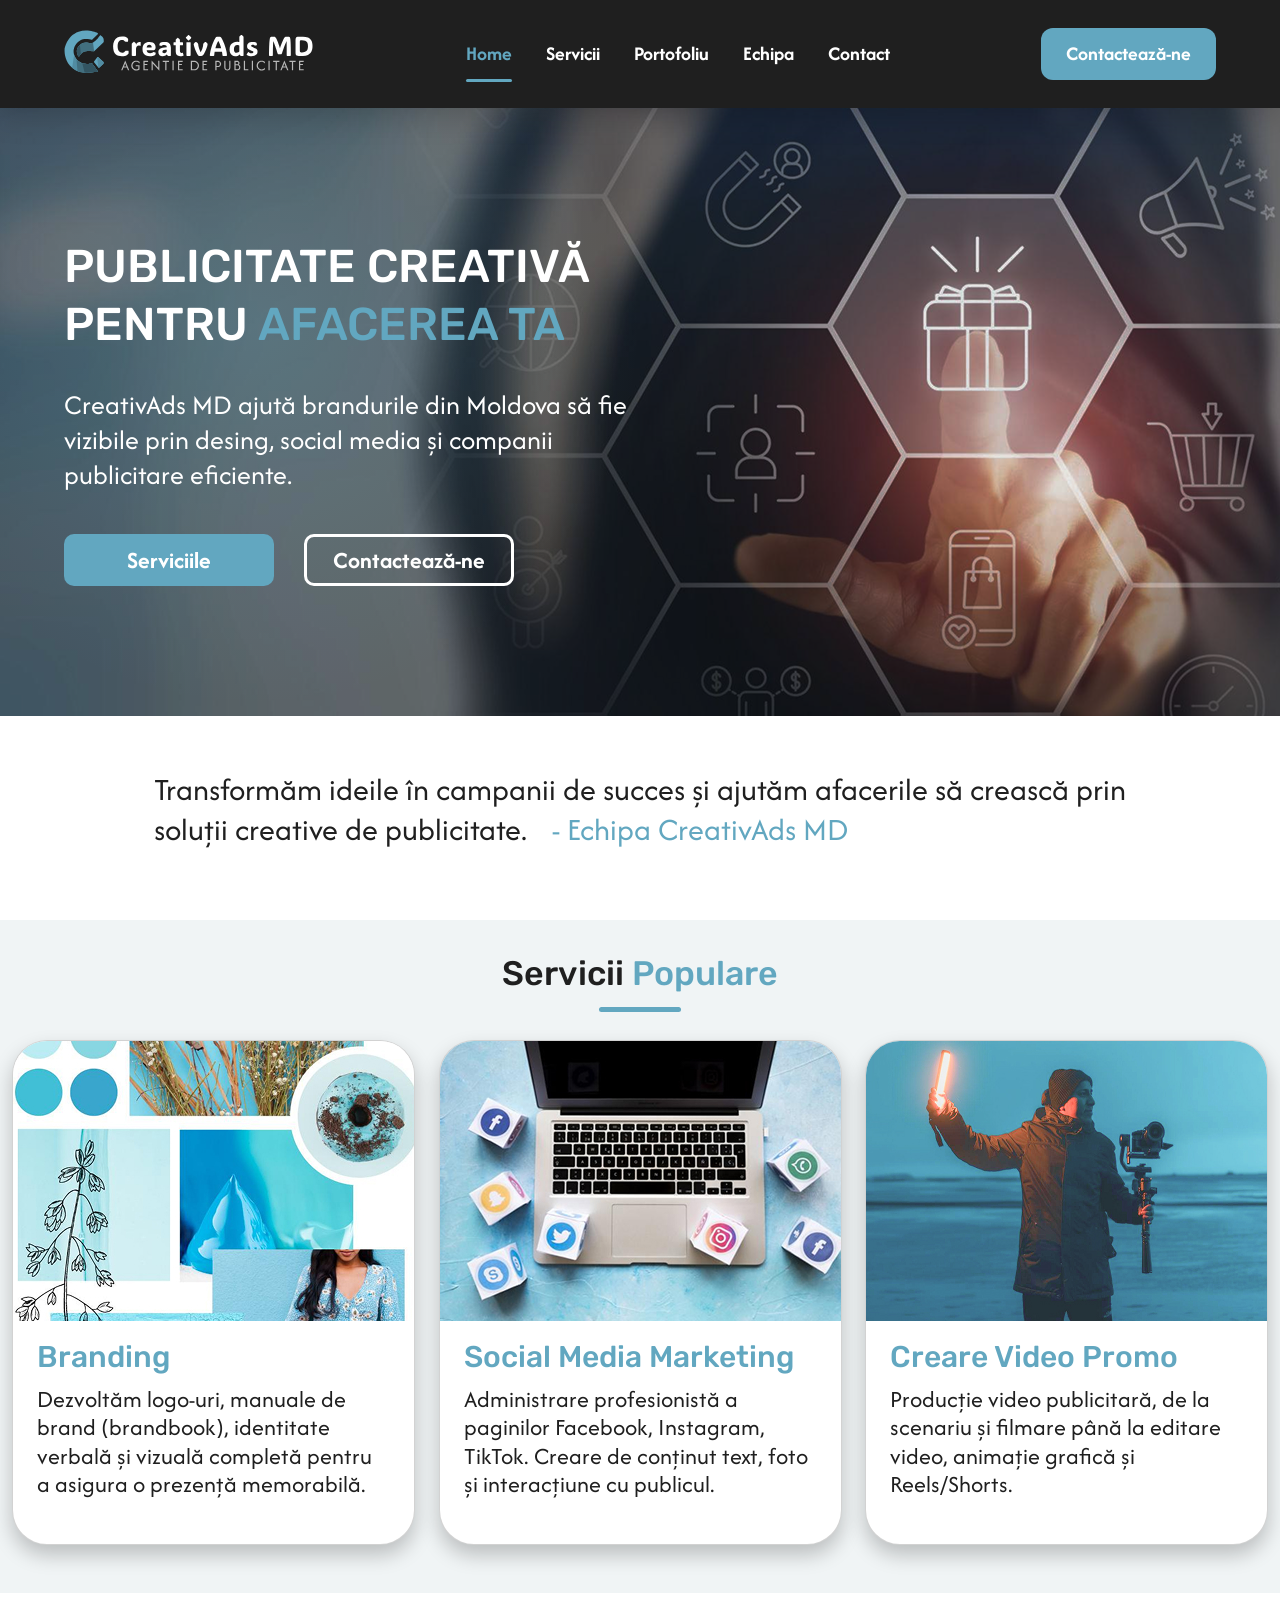
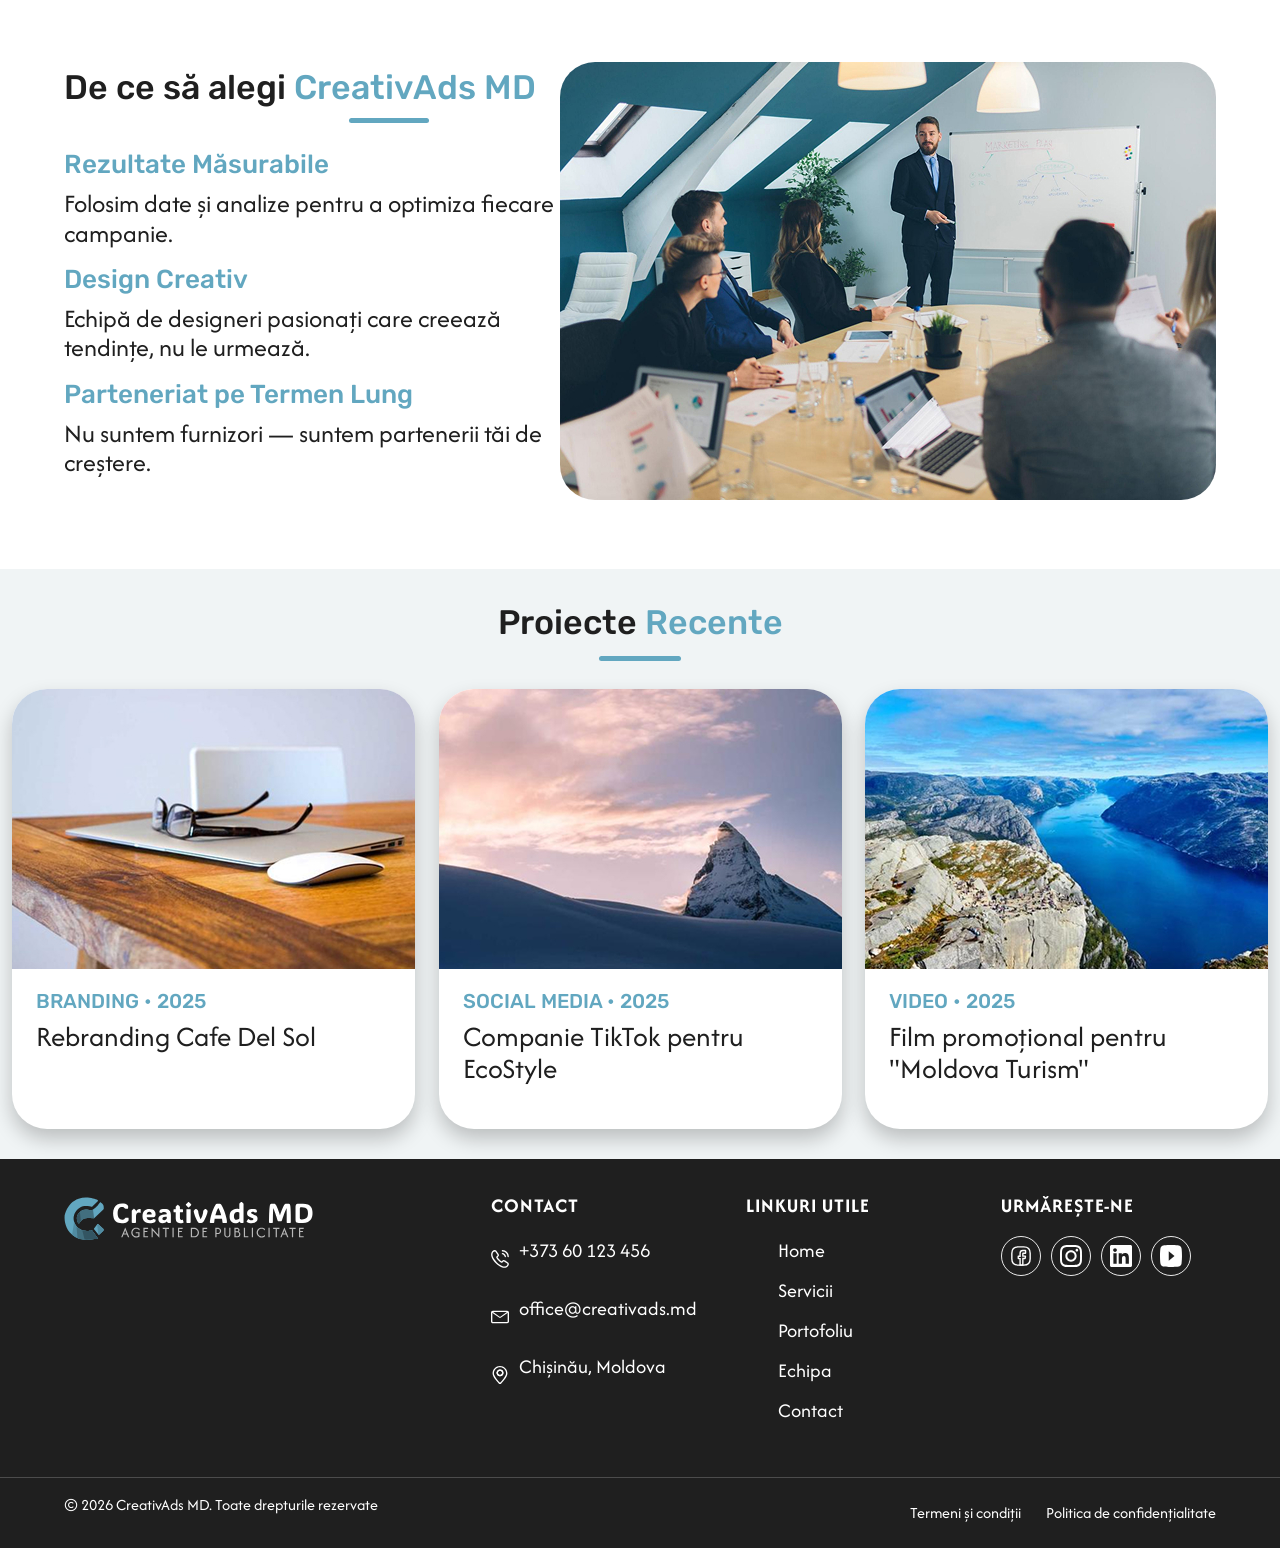
<file: index.html>
<!DOCTYPE html>
<html lang="ro">
<head>
    <meta charset="UTF-8">
    <meta name="viewport" content="width=device-width, initial-scale=1.0">
    <title>CreativAds MD</title>
    <link href="https://cdn.jsdelivr.net/npm/bootstrap@5.3.1/dist/css/bootstrap.min.css" rel="stylesheet">
    <link rel="stylesheet" href="css/style.css">
    <link rel="stylesheet" href="https://cdnjs.cloudflare.com/ajax/libs/font-awesome/6.7.2/css/all.min.css">
    <link href="https://fonts.googleapis.com/css2?family=Rubik:wght@400;500;700;800;900&family=Afacad+Flux:wght@400;500;600;700&display=swap" rel="stylesheet">
    <link rel="icon" type="image/svg+xml" href="assets/logo2.svg">
</head>
<body>
    <header class="header">
        <div class="container header-content">
            <a href="index.html" class="logo-link" aria-label="CreativAds MD Home">
                <img src="assets/logo.svg" alt="CreativAds MD" class="logo img-fluid">
            </a>

            <button class="burger-menu" type="button" aria-label="Deschide meniul" aria-controls="siteNav" aria-expanded="false">
                <span></span>
                <span></span>
                <span></span>
            </button>

            <nav class="nav" id="siteNav">
                <a href="index.html" class="active">Home</a>
                <a href="pages/servicii.html">Servicii</a>
                <a href="pages/portofoliu.html">Portofoliu</a>
                <a href="pages/echipa.html">Echipa</a>
                <a href="pages/contact.html">Contact</a>
            </nav>
            <a href="pages/contact.html" class="header-btn">Contactează-ne</a>
        </div>
        <div class="menu-backdrop" aria-hidden="true"></div>
    </header>
    <section class="hero">
        <div class="container hero-content">
            <h1>
                PUBLICITATE CREATIVĂ <br>
                PENTRU <span>AFACEREA TA</span>
            </h1>
            <p>
                CreativAds MD ajută brandurile din Moldova să fie vizibile prin desing,
                social media și companii publicitare eficiente.
            </p>

            <div class="hero-buttons">
                <a href="pages/servicii.html" class="btn primary">Serviciile</a>
                <a href="pages/contact.html" class="btn secondary">Contactează-ne</a>
            </div>
        </div>
    </section>
    <section class="quote">
        <div class="container quote-content">
            <p>
                Transformăm ideile în campanii de succes și ajutăm afacerile să crească
                prin soluții creative de publicitate.
                <span>- Echipa CreativAds MD</span>
            </p>
        </div>
    </section>

    <section class="services">
        <div class="container">
            <h2>Servicii <span>Populare</span></h2>
            <div class="title-line"></div>

            <div class="cards">
                <div class="card">
                    <img src="assets/branding.jpg" alt="Branding">
                    <div class="card-content">
                        <h3>Branding</h3>
                        <p>
                            Dezvoltăm logo-uri, manuale de brand (brandbook), identitate verbală
                            și vizuală completă pentru a asigura o prezență memorabilă.
                        </p>
                    </div>
                </div>

                <div class="card">
                    <img src="assets/social.jpg" alt="Social Media Marketing">
                    <div class="card-content">
                        <h3>Social Media Marketing</h3>
                        <p>
                            Administrare profesionistă a paginilor Facebook, Instagram, TikTok.
                            Creare de conținut text, foto și interacțiune cu publicul.
                        </p>
                    </div>
                </div>

                <div class="card">
                    <img src="assets/video.jpg" alt="Creare Video Promo">
                    <div class="card-content">
                        <h3>Creare Video Promo</h3>
                        <p>
                            Producție video publicitară, de la scenariu și filmare până la editare
                            video, animație grafică și Reels/Shorts.
                        </p>
                    </div>
                </div>
            </div>
        </div>
    </section>

    <section class="why">
        <div class="container why-content">
            <div class="why-text">
                <h2>De ce să alegi <span>CreativAds MD</span></h2>
                <div class="why-line"></div>

                <h3>Rezultate Măsurabile</h3>
                <p>Folosim date și analize pentru a optimiza fiecare campanie.</p>

                <h3>Design Creativ</h3>
                <p>Echipă de designeri pasionați care creează tendințe, nu le urmează.</p>

                <h3>Parteneriat pe Termen Lung</h3>
                <p>Nu suntem furnizori — suntem partenerii tăi de creștere.</p>
            </div>

            <img src="assets/team.jpg" alt="Echipa CreativAds MD" class="why-img">
        </div>
    </section>

    <section class="projects">
        <div class="container">
            <h2>Proiecte <span>Recente</span></h2>
            <div class="title-line"></div>

            <div class="cards">
                <div class="project-card">
                    <img src="assets/project1.jpg" alt="Rebranding Cafe Del Sol">
                    <div class="project-content">
                        <h4>BRANDING • 2025</h4>
                        <p>Rebranding Cafe Del Sol</p>
                    </div>
                </div>

                <div class="project-card">
                    <img src="assets/project2.jpg" alt="Companie TikTok pentru EcoStyle">
                    <div class="project-content">
                        <h4>SOCIAL MEDIA • 2025</h4>
                        <p>Companie TikTok pentru EcoStyle</p>
                    </div>
                </div>

                <div class="project-card">
                    <img src="assets/project3.jpg" alt="Film promoțional Moldova Turism">
                    <div class="project-content">
                        <h4>VIDEO • 2025</h4>
                        <p>Film promoțional pentru "Moldova Turism"</p>
                    </div>
                </div>
            </div>
        </div>
    </section>
    <footer>
    <div class="footer-top">
        <div class="footer-col footer-logo">
            <img src="assets/logo.svg" alt="CreativAds MD">
        </div>

        <div class="footer-col">
            <h3>CONTACT</h3>

            <div class="footer-item">
                <img src="assets/phone.svg" alt="">
                <p>+373 60 123 456</p>
            </div>

            <div class="footer-item">
                <img src="assets/mail.svg" alt="">
                <p>office@creativads.md</p>
            </div>

            <div class="footer-item">
                <img src="assets/location.svg" alt="">
                <p>Chișinău, Moldova</p>
            </div>
        </div>

        <div class="footer-col">
            <h3>LINKURI UTILE</h3>

            <ul>
                <li><a href="index.html">Home</a></li>
                <li><a href="pages/servicii.html">Servicii</a></li>
                <li><a href="pages/portofoliu.html">Portofoliu</a></li>
                <li><a href="pages/echipa.html">Echipa</a></li>
                <li><a href="pages/contact.html">Contact</a></li>
            </ul>
        </div>

        <div class="footer-col">
            <h3>URMĂREȘTE-NE</h3>
            <div class="socials">
                <a href="#">
                    <img src="assets/facebook.svg" alt="">
                </a>

                <a href="#">
                    <img src="assets/instagram.svg" alt="">
                </a>

                <a href="#">
                    <img src="assets/linkedin.svg" alt="">
                </a>

                <a href="#">
                    <img src="assets/youtube.svg" alt="">
                </a>
            </div>
        </div>
    </div>

    <div class="footer-bottom">
        <p>© 2026 CreativAds MD. Toate drepturile rezervate</p>

        <div class="footer-links">
            <a href="#">Termeni și condiții</a>
            <a href="#">Politica de confidențialitate</a>
        </div>
    </div>
    </footer>
    <script src="https://cdn.jsdelivr.net/npm/bootstrap@5.3.1/dist/js/bootstrap.bundle.min.js"></script>
    <script src="js/main.js"></script>
</body>
</html>
</file>
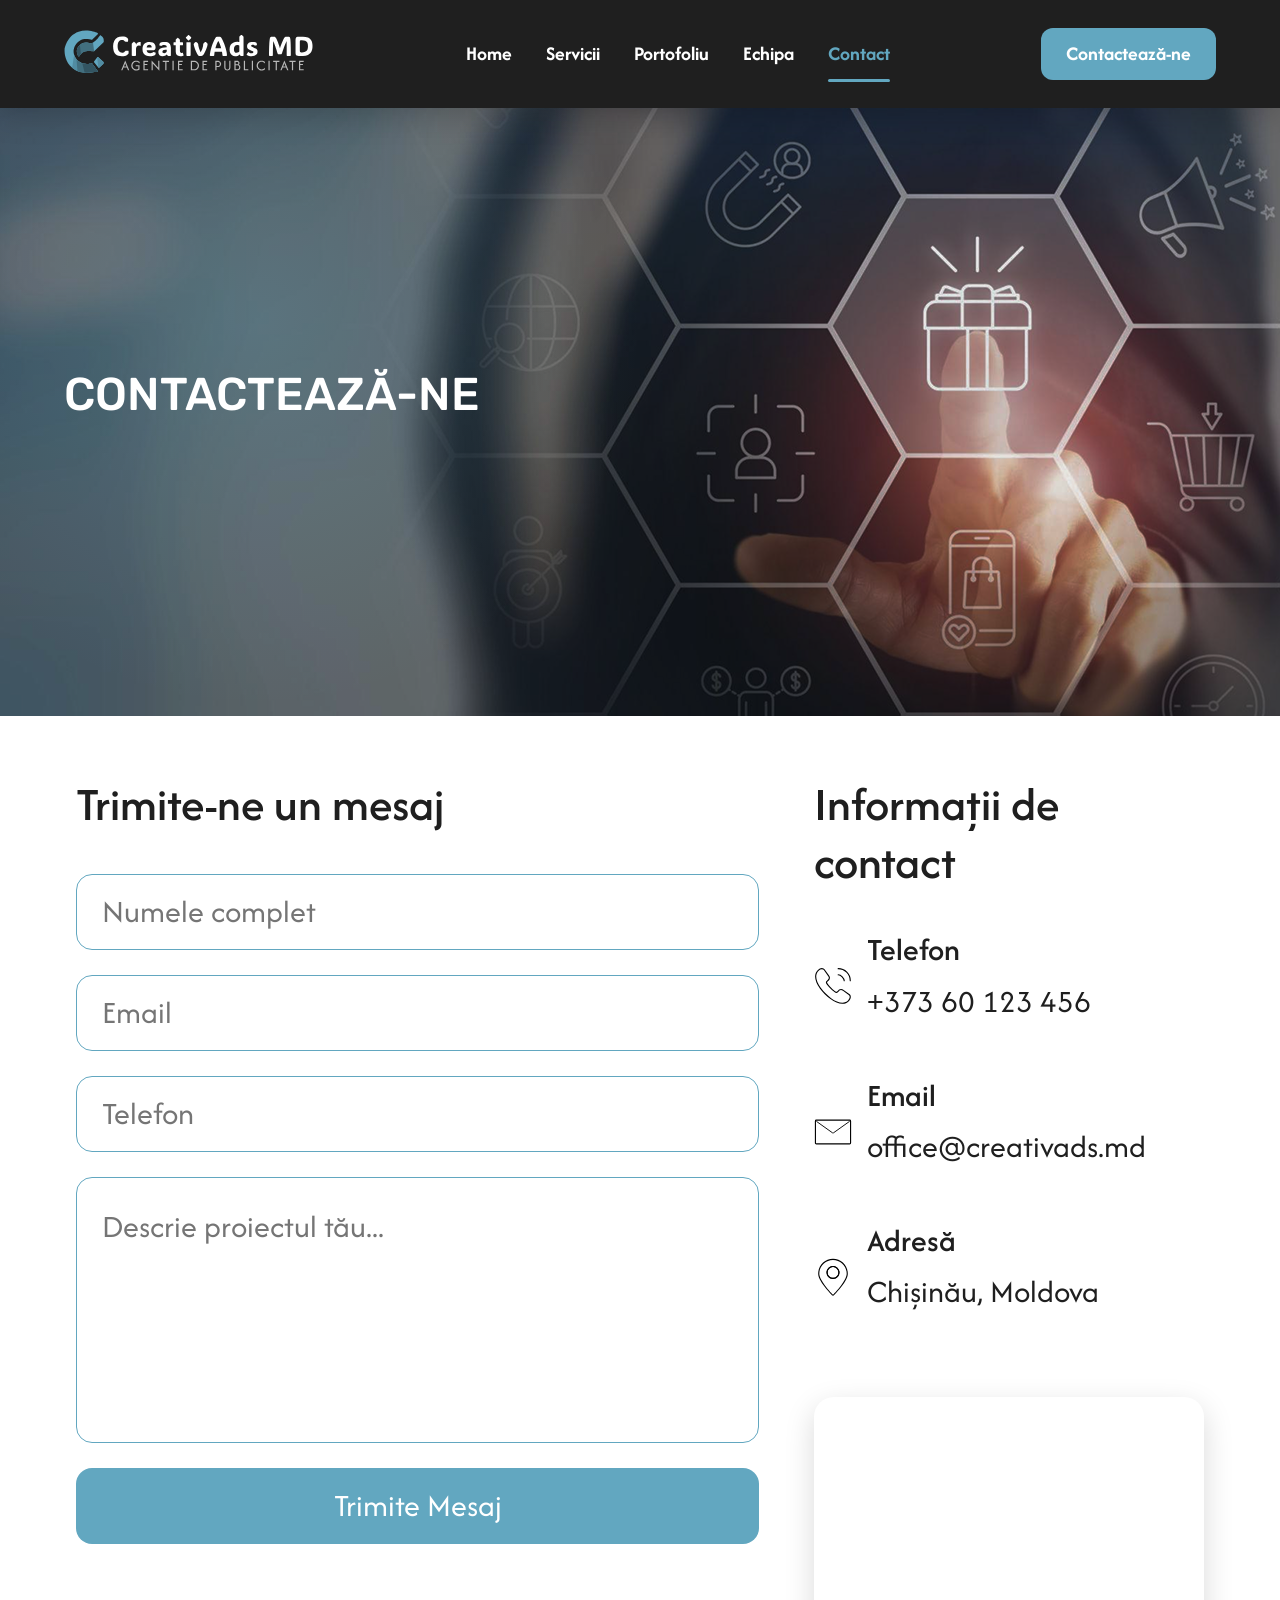
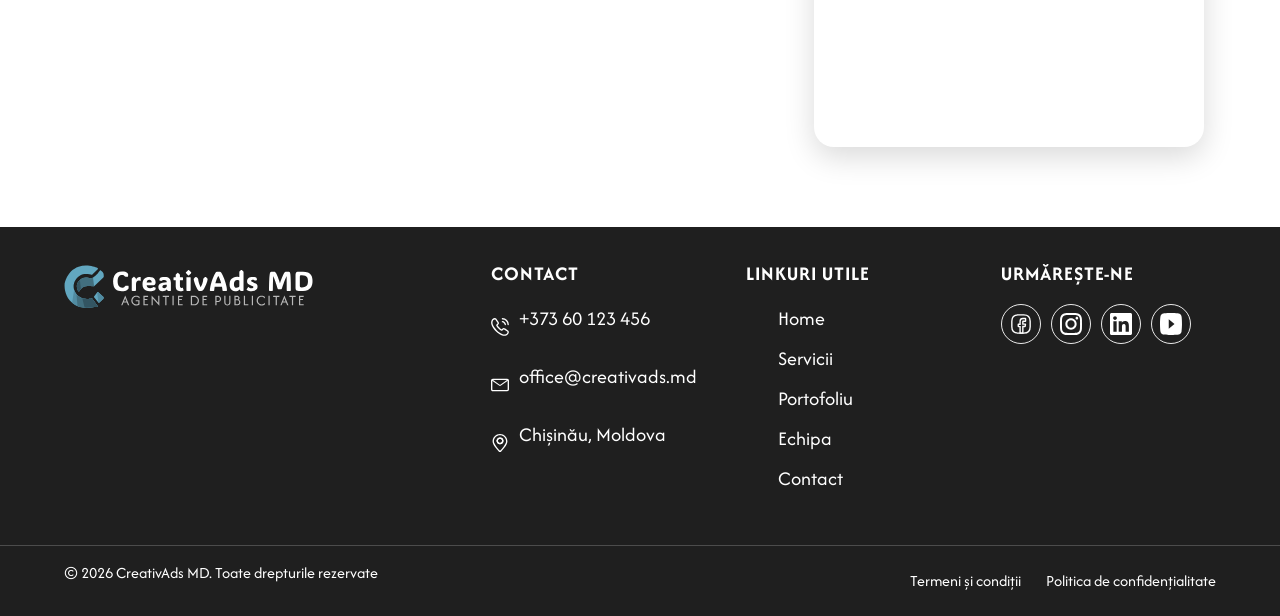
<file: pages/contact.html>
<!DOCTYPE html>
<html lang="ro">
<head>
    <meta charset="UTF-8">
    <meta name="viewport" content="width=device-width, initial-scale=1.0">
    <title>CreativAds MD</title>
    <link href="https://cdn.jsdelivr.net/npm/bootstrap@5.3.1/dist/css/bootstrap.min.css" rel="stylesheet">
    <link rel="stylesheet" href="../css/style.css">
    <link rel="stylesheet" href="https://cdnjs.cloudflare.com/ajax/libs/font-awesome/6.7.2/css/all.min.css">
    <link href="https://fonts.googleapis.com/css2?family=Rubik:wght@400;500;700;800;900&family=Afacad+Flux:wght@400;500;600;700&display=swap" rel="stylesheet">
    <link rel="icon" type="image/svg+xml" href="../assets/logo2.svg">
</head>
<body>
    <header class="header">
        <div class="container header-content">
            <a href="../index.html" class="logo-link" aria-label="CreativAds MD Home">
                <img src="../assets/logo.svg" alt="CreativAds MD" class="logo img-fluid">
            </a>

            <button class="burger-menu" type="button" aria-label="Deschide meniul" aria-controls="siteNav" aria-expanded="false">
                <span></span>
                <span></span>
                <span></span>
            </button>

            <nav class="nav" id="siteNav">
                <a href="../index.html">Home</a>
                <a href="servicii.html">Servicii</a>
                <a href="portofoliu.html">Portofoliu</a>
                <a href="echipa.html">Echipa</a>
                <a href="contact.html" class="active">Contact</a>
            </nav>
            <a href="contact.html" class="header-btn">Contactează-ne</a>
        </div>
        <div class="menu-backdrop" aria-hidden="true"></div>
    </header>
    <section class="hero">
        <div class="container hero-content">
            <h1>CONTACTEAZĂ-NE</h1>
        </div>
    </section>
    <section class="contact-section">
    <div class="container contact-content">

        <div class="contact-form">
            <h2>Trimite-ne un mesaj</h2>

            <form action="https://api.sheetmonkey.io/form/4QfFZVUvHjSB1JdEaAif5D" method="post">
                <input type="text" name="Nume" placeholder="Numele complet" required>
                <input type="email" name="Email" placeholder="Email" required>
                <input type="tel" name="Telefon" placeholder="Telefon">
                <textarea name="Mesaj" placeholder="Descrie proiectul tău..." required></textarea>
                <button type="submit">Trimite Mesaj</button>
            </form>
            <div class="form-success-message" role="status" aria-live="polite">Formularul a fost completat cu succes!</div>
        </div>

        <div class="contact-info">
            <h2>Informații de contact</h2>

            <div class="info-item">
                <img src="../assets/phone2.svg" alt="">
                <div>
                    <h3>Telefon</h3>
                    <p>+373 60 123 456</p>
                </div>
            </div>

            <div class="info-item">
                <img src="../assets/mail2.svg" alt="">
                <div>
                    <h3>Email</h3>
                    <p>office@creativads.md</p>
                </div>
            </div>
            <div class="info-item">
                <img src="../assets/location2.svg" alt="">
                <div>
                    <h3>Adresă</h3>
                    <p>Chișinău, Moldova</p>
                </div>
            </div>
            <div class="contact-map">
                <iframe
                    src="https://www.google.com/maps?q=Chișinău,Moldova&output=embed"
                    width="100%"
                    height="350"
                    style="border:0; border-radius:20px;"
                    allowfullscreen=""
                    loading="lazy">
                </iframe>
            </div>
        </div>
    </div>
</section>
    <footer>
    <div class="footer-top">
        <div class="footer-col footer-logo">
            <img src="../assets/logo.svg" alt="CreativAds MD">
        </div>

        <div class="footer-col">
            <h3>CONTACT</h3>

            <div class="footer-item">
                <img src="../assets/phone.svg" alt="">
                <p>+373 60 123 456</p>
            </div>

            <div class="footer-item">
                <img src="../assets/mail.svg" alt="">
                <p>office@creativads.md</p>
            </div>

            <div class="footer-item">
                <img src="../assets/location.svg" alt="">
                <p>Chișinău, Moldova</p>
            </div>
        </div>

        <div class="footer-col">
            <h3>LINKURI UTILE</h3>

            <ul>
                <li><a href="../index.html">Home</a></li>
                <li><a href="servicii.html">Servicii</a></li>
                <li><a href="portofoliu.html">Portofoliu</a></li>
                <li><a href="echipa.html">Echipa</a></li>
                <li><a href="contact.html">Contact</a></li>
            </ul>
        </div>

        <div class="footer-col">
            <h3>URMĂREȘTE-NE</h3>

            <div class="socials">
                <a href="#">
                    <img src="../assets/facebook.svg" alt="">
                </a>

                <a href="#">
                    <img src="../assets/instagram.svg" alt="">
                </a>

                <a href="#">
                    <img src="../assets/linkedin.svg" alt="">
                </a>

                <a href="#">
                    <img src="../assets/youtube.svg" alt="">
                </a>
            </div>
        </div>
    </div>

    <div class="footer-bottom">
        <p>© 2026 CreativAds MD. Toate drepturile rezervate</p>

        <div class="footer-links">
            <a href="#">Termeni și condiții</a>
            <a href="#">Politica de confidențialitate</a>
        </div>
    </div>
    </footer>
    <script src="https://cdn.jsdelivr.net/npm/bootstrap@5.3.1/dist/js/bootstrap.bundle.min.js"></script>
    <script src="../js/main.js"></script>
</body>
</html>
</file>
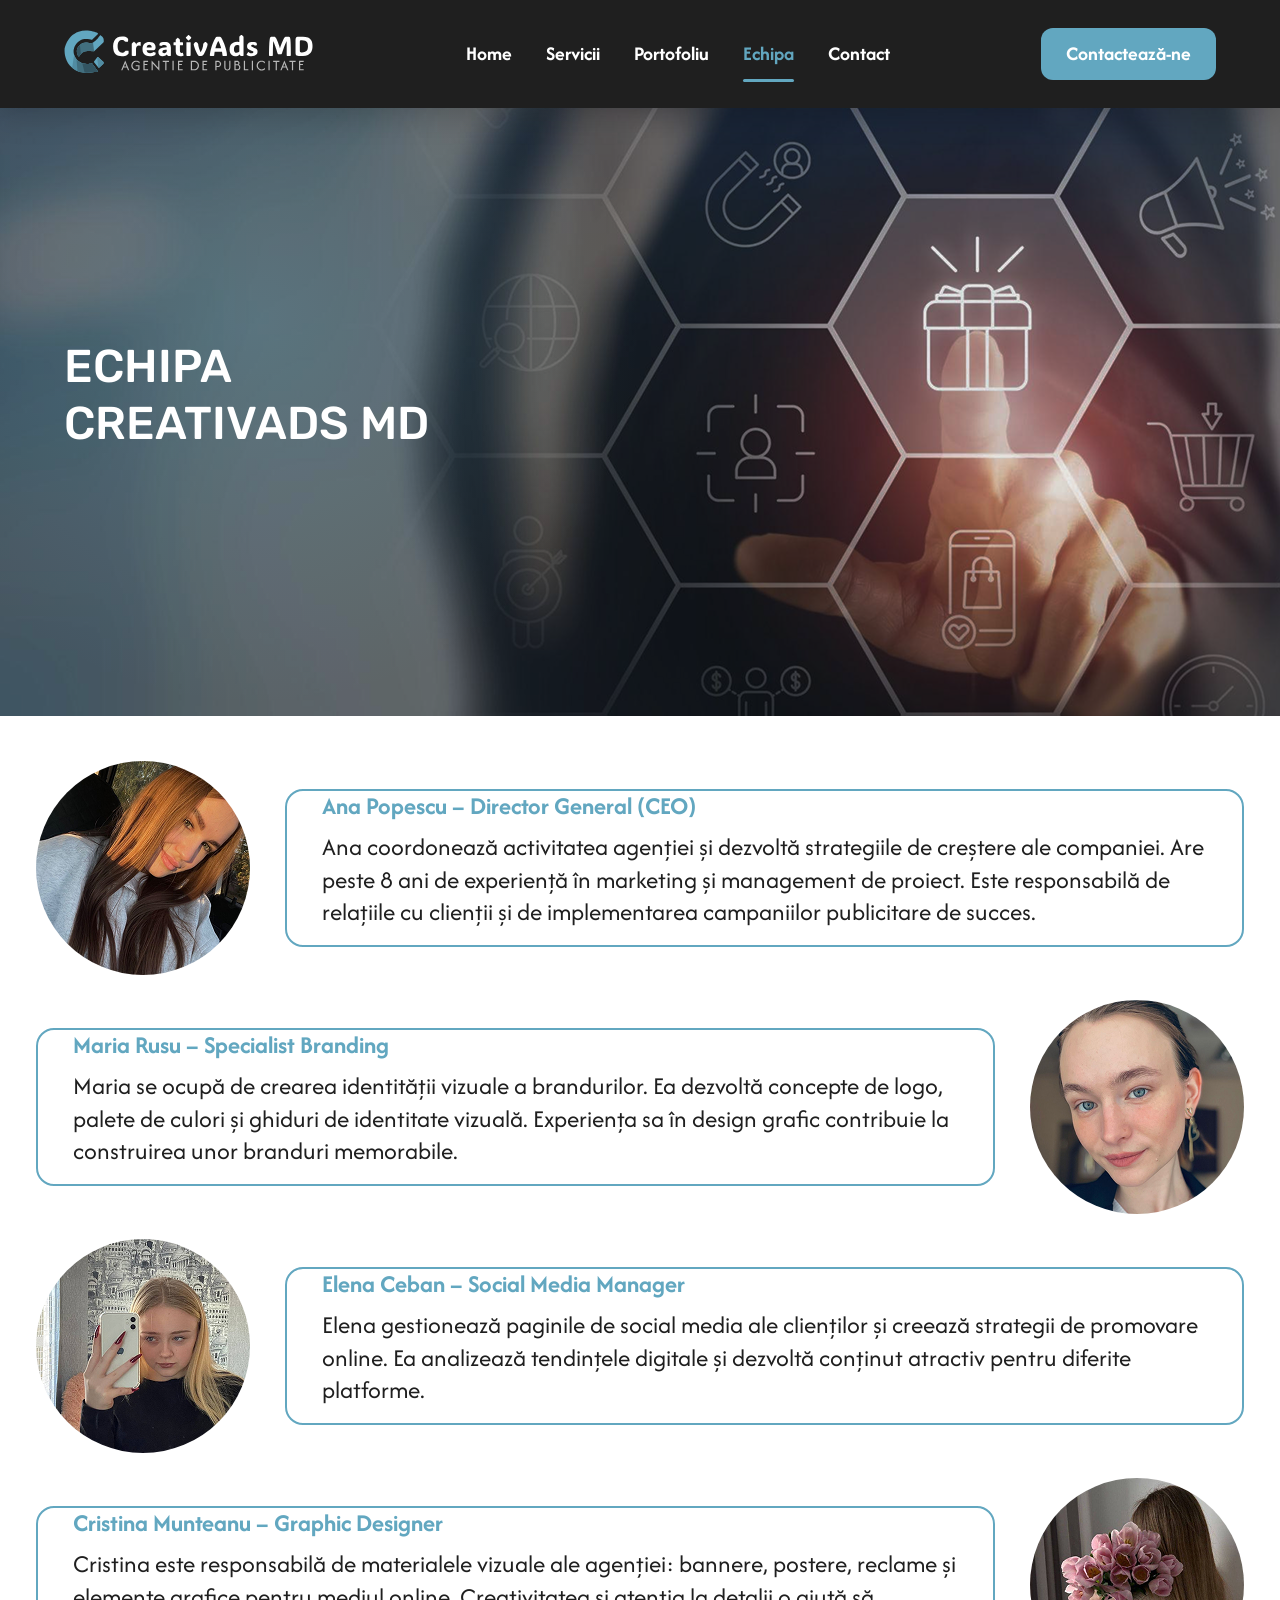
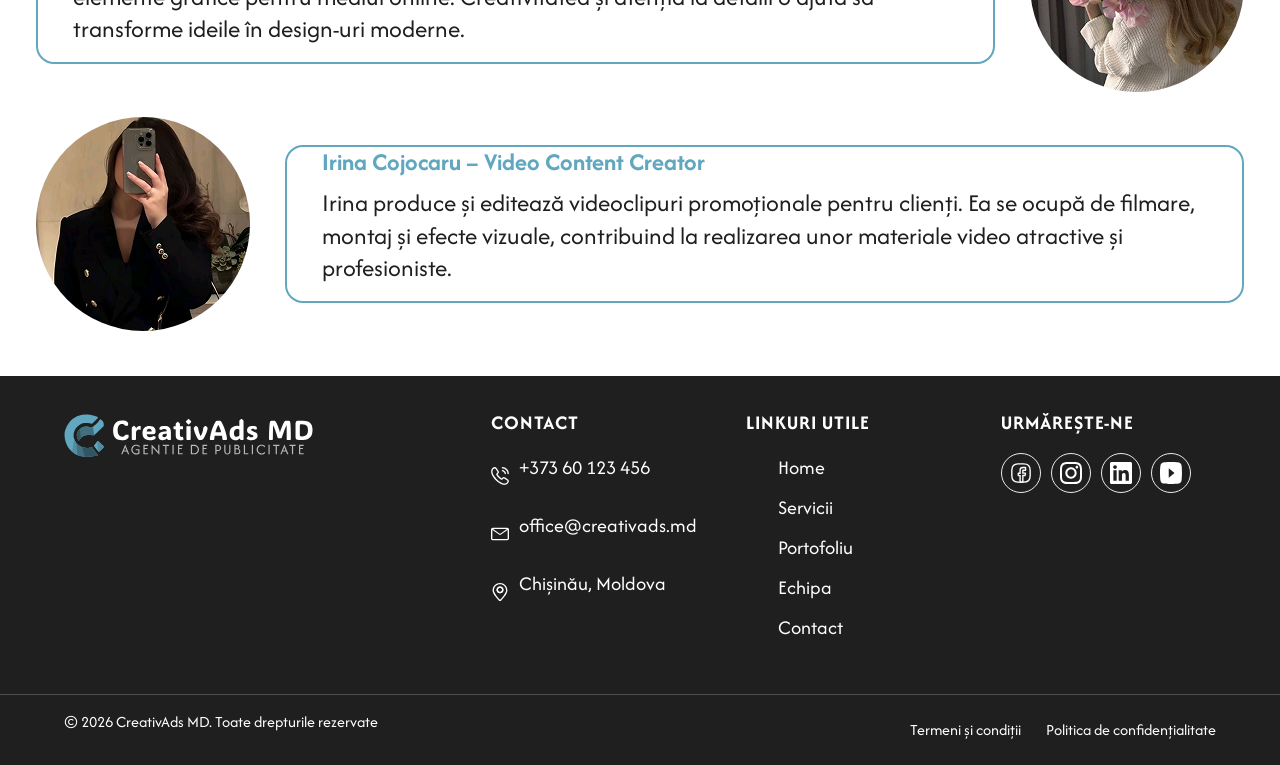
<file: pages/echipa.html>
<!DOCTYPE html>
<html lang="ro">
<head>
    <meta charset="UTF-8">
    <meta name="viewport" content="width=device-width, initial-scale=1.0">
    <title>CreativAds MD</title>
    <link href="https://cdn.jsdelivr.net/npm/bootstrap@5.3.1/dist/css/bootstrap.min.css" rel="stylesheet">
    <link rel="stylesheet" href="../css/style.css">
    <link rel="stylesheet" href="https://cdnjs.cloudflare.com/ajax/libs/font-awesome/6.7.2/css/all.min.css">
    <link href="https://fonts.googleapis.com/css2?family=Rubik:wght@400;500;700;800;900&family=Afacad+Flux:wght@400;500;600;700&display=swap" rel="stylesheet">
    <link rel="icon" type="image/svg+xml" href="../assets/logo2.svg">
</head>
<body>
    <header class="header">
        <div class="container header-content">
            <a href="../index.html" class="logo-link" aria-label="CreativAds MD Home">
                <img src="../assets/logo.svg" alt="CreativAds MD" class="logo img-fluid">
            </a>

            <button class="burger-menu" type="button" aria-label="Deschide meniul" aria-controls="siteNav" aria-expanded="false">
                <span></span>
                <span></span>
                <span></span>
            </button>

            <nav class="nav" id="siteNav">
                <a href="../index.html">Home</a>
                <a href="servicii.html">Servicii</a>
                <a href="portofoliu.html">Portofoliu</a>
                <a href="echipa.html" class="active">Echipa</a>
                <a href="contact.html">Contact</a>
            </nav>
            <a href="contact.html" class="header-btn">Contactează-ne</a>
        </div>
        <div class="menu-backdrop" aria-hidden="true"></div>
    </header>
    <section class="hero">
        <div class="container hero-content">
            <h1>ECHIPA  <br>
                CREATIVADS MD</h1>
        </div>
    </section>
    <section class="team">
    <div class="container">

        <div class="team-member left">
            <img src="../assets/team-ana.jpg" alt="Ana Popescu">

            <div class="team-card">
                <h3>Ana Popescu – Director General (CEO)</h3>
                <p>
                    Ana coordonează activitatea agenției și dezvoltă strategiile de creștere ale companiei. Are 
                    peste 8 ani de experiență în marketing și management de proiect. Este responsabilă de 
                    relațiile cu clienții și de implementarea campaniilor publicitare de succes.
                </p>
            </div>
        </div>

        <div class="team-member right">
            <div class="team-card">
                <h3>Maria Rusu – Specialist Branding</h3>
                <p>
                    Maria se ocupă de crearea identității vizuale a brandurilor. Ea dezvoltă concepte de logo, 
                    palete de culori și ghiduri de identitate vizuală. Experiența sa în design grafic contribuie la 
                    construirea unor branduri memorabile.
                </p>
            </div>
            <img src="../assets/team-maria.jpg" alt="Maria Rusu">
        </div>

        <div class="team-member left">
            <img src="../assets/team-elena.jpg" alt="Elena Ceban">
            <div class="team-card">
                <h3>Elena Ceban – Social Media Manager</h3>
                <p>
                    Elena gestionează paginile de social media ale clienților și creează strategii de promovare 
                    online. Ea analizează tendințele digitale și dezvoltă conținut atractiv pentru diferite 
                    platforme.
                </p>
            </div>
        </div>

        <div class="team-member right">
            <div class="team-card">
                <h3>Cristina Munteanu – Graphic Designer</h3>
                <p>
                    Cristina este responsabilă de materialele vizuale ale agenției: bannere, postere, reclame și 
                    elemente grafice pentru mediul online. Creativitatea și atenția la detalii o ajută să transforme 
                    ideile în design-uri moderne.
                </p>
            </div>

            <img src="../assets/team-cristina.jpg" alt="Cristina Munteanu">
        </div>

        <div class="team-member left">
            <img src="../assets/team-irina.jpg" alt="Irina Cojocaru">

            <div class="team-card">
                <h3>Irina Cojocaru – Video Content Creator</h3>
                <p>
                    Irina produce și editează videoclipuri promoționale pentru clienți. Ea se ocupă de filmare, 
                    montaj și efecte vizuale, contribuind la realizarea unor materiale video atractive și profesioniste.
                </p>
            </div>
        </div>

    </div>
</section>
    <footer>
    <div class="footer-top">
        <div class="footer-col footer-logo">
            <img src="../assets/logo.svg" alt="CreativAds MD">
        </div>

        <div class="footer-col">
            <h3>CONTACT</h3>

            <div class="footer-item">
                <img src="../assets/phone.svg" alt="">
                <p>+373 60 123 456</p>
            </div>

            <div class="footer-item">
                <img src="../assets/mail.svg" alt="">
                <p>office@creativads.md</p>
            </div>

            <div class="footer-item">
                <img src="../assets/location.svg" alt="">
                <p>Chișinău, Moldova</p>
            </div>
        </div>

        <div class="footer-col">
            <h3>LINKURI UTILE</h3>

            <ul>
                <li><a href="../index.html">Home</a></li>
                <li><a href="servicii.html">Servicii</a></li>
                <li><a href="portofoliu.html">Portofoliu</a></li>
                <li><a href="echipa.html">Echipa</a></li>
                <li><a href="contact.html">Contact</a></li>
            </ul>
        </div>

        <div class="footer-col">
            <h3>URMĂREȘTE-NE</h3>

            <div class="socials">
                <a href="#">
                    <img src="../assets/facebook.svg" alt="">
                </a>

                <a href="#">
                    <img src="../assets/instagram.svg" alt="">
                </a>

                <a href="#">
                    <img src="../assets/linkedin.svg" alt="">
                </a>

                <a href="#">
                    <img src="../assets/youtube.svg" alt="">
                </a>
            </div>
        </div>
    </div>

    <div class="footer-bottom">
        <p>© 2026 CreativAds MD. Toate drepturile rezervate</p>

        <div class="footer-links">
            <a href="#">Termeni și condiții</a>
            <a href="#">Politica de confidențialitate</a>
        </div>
    </div>
    </footer>
    <script src="https://cdn.jsdelivr.net/npm/bootstrap@5.3.1/dist/js/bootstrap.bundle.min.js"></script>
    <script src="../js/main.js"></script>
</body>
</html>
</file>
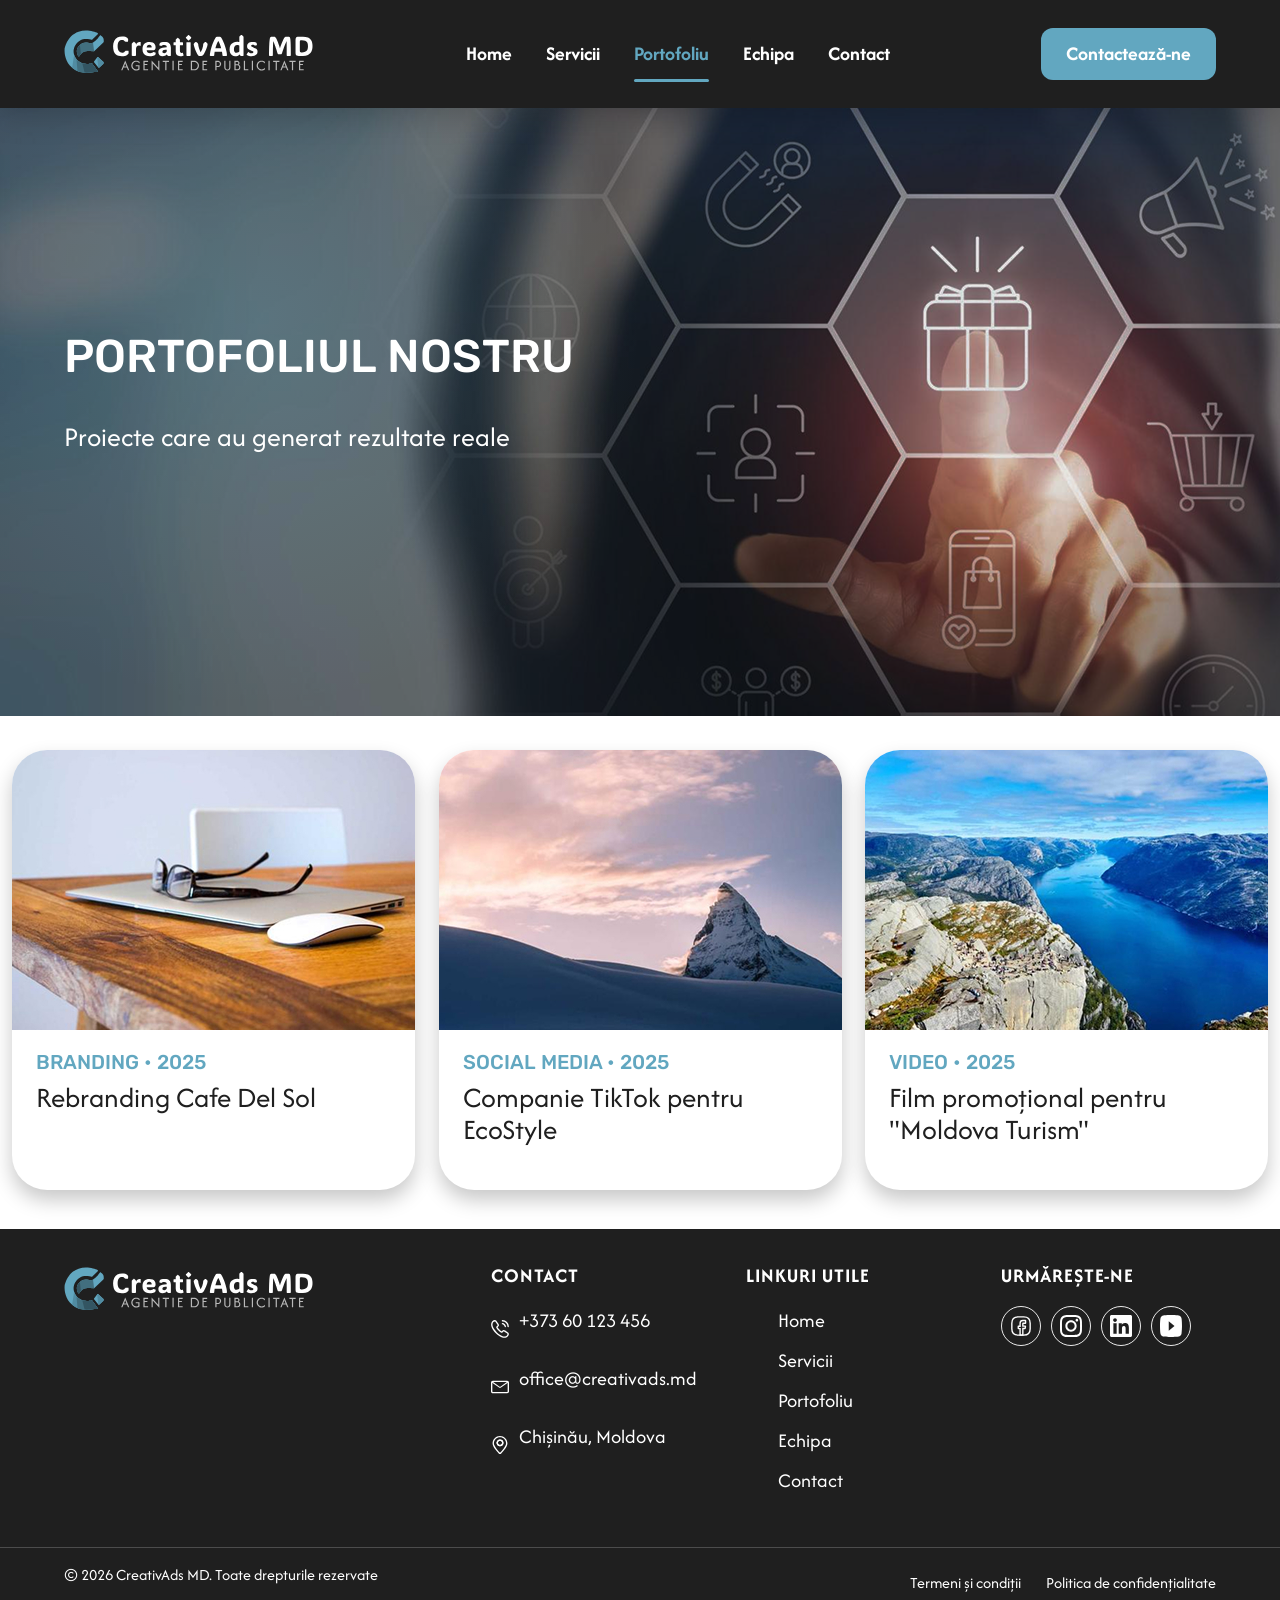
<file: pages/portofoliu.html>
<!DOCTYPE html>
<html lang="ro">
<head>
    <meta charset="UTF-8">
    <meta name="viewport" content="width=device-width, initial-scale=1.0">
    <title>CreativAds MD</title>
    <link href="https://cdn.jsdelivr.net/npm/bootstrap@5.3.1/dist/css/bootstrap.min.css" rel="stylesheet">
    <link rel="stylesheet" href="../css/style.css">
    <link rel="stylesheet" href="https://cdnjs.cloudflare.com/ajax/libs/font-awesome/6.7.2/css/all.min.css">
    <link href="https://fonts.googleapis.com/css2?family=Rubik:wght@400;500;700;800;900&family=Afacad+Flux:wght@400;500;600;700&display=swap" rel="stylesheet">
    <link rel="icon" type="image/svg+xml" href="../assets/logo2.svg">
</head>
<body>
    <header class="header">
        <div class="container header-content">
            <a href="../index.html" class="logo-link" aria-label="CreativAds MD Home">
                <img src="../assets/logo.svg" alt="CreativAds MD" class="logo img-fluid">
            </a>

            <button class="burger-menu" type="button" aria-label="Deschide meniul" aria-controls="siteNav" aria-expanded="false">
                <span></span>
                <span></span>
                <span></span>
            </button>

            <nav class="nav" id="siteNav">
                <a href="../index.html">Home</a>
                <a href="servicii.html">Servicii</a>
                <a href="portofoliu.html" class="active">Portofoliu</a>
                <a href="echipa.html">Echipa</a>
                <a href="contact.html">Contact</a>
            </nav>
            <a href="contact.html" class="header-btn">Contactează-ne</a>
        </div>
        <div class="menu-backdrop" aria-hidden="true"></div>
    </header>
    <section class="hero">
        <div class="container hero-content">
            <h1>PORTOFOLIUL NOSTRU</h1>
            <p>
                Proiecte care au generat rezultate reale
            </p>
        </div>
    </section>
    <section class="projects projects--portfolio">
        <div class="container">
            <div class="cards">
                <div class="project-card">
                    <img src="../assets/project1.jpg" alt="Rebranding Cafe Del Sol">
                    <div class="project-content">
                        <h4>BRANDING • 2025</h4>
                        <p>Rebranding Cafe Del Sol</p>
                    </div>
                </div>

                <div class="project-card">
                    <img src="../assets/project2.jpg" alt="Companie TikTok pentru EcoStyle">
                    <div class="project-content">
                        <h4>SOCIAL MEDIA • 2025</h4>
                        <p>Companie TikTok pentru EcoStyle</p>
                    </div>
                </div>

                <div class="project-card">
                    <img src="../assets/project3.jpg" alt="Film promoțional Moldova Turism">
                    <div class="project-content">
                        <h4>VIDEO • 2025</h4>
                        <p>Film promoțional pentru "Moldova Turism"</p>
                    </div>
                </div>
            </div>
        </div>
    </section>
    <footer>
    <div class="footer-top">
        <div class="footer-col footer-logo">
            <img src="../assets/logo.svg" alt="CreativAds MD">
        </div>

        <div class="footer-col">
            <h3>CONTACT</h3>

            <div class="footer-item">
                <img src="../assets/phone.svg" alt="">
                <p>+373 60 123 456</p>
            </div>

            <div class="footer-item">
                <img src="../assets/mail.svg" alt="">
                <p>office@creativads.md</p>
            </div>

            <div class="footer-item">
                <img src="../assets/location.svg" alt="">
                <p>Chișinău, Moldova</p>
            </div>
        </div>

        <div class="footer-col">
            <h3>LINKURI UTILE</h3>

            <ul>
                <li><a href="../index.html">Home</a></li>
                <li><a href="servicii.html">Servicii</a></li>
                <li><a href="portofoliu.html">Portofoliu</a></li>
                <li><a href="echipa.html">Echipa</a></li>
                <li><a href="contact.html">Contact</a></li>
            </ul>
        </div>

        <div class="footer-col">
            <h3>URMĂREȘTE-NE</h3>

            <div class="socials">
                <a href="#">
                    <img src="../assets/facebook.svg" alt="">
                </a>

                <a href="#">
                    <img src="../assets/instagram.svg" alt="">
                </a>

                <a href="#">
                    <img src="../assets/linkedin.svg" alt="">
                </a>

                <a href="#">
                    <img src="../assets/youtube.svg" alt="">
                </a>
            </div>
        </div>
    </div>

    <div class="footer-bottom">
        <p>© 2026 CreativAds MD. Toate drepturile rezervate</p>

        <div class="footer-links">
            <a href="#">Termeni și condiții</a>
            <a href="#">Politica de confidențialitate</a>
        </div>
    </div>
    </footer>
    <script src="https://cdn.jsdelivr.net/npm/bootstrap@5.3.1/dist/js/bootstrap.bundle.min.js"></script>
    <script src="../js/main.js"></script>
</body>
</html>
</file>
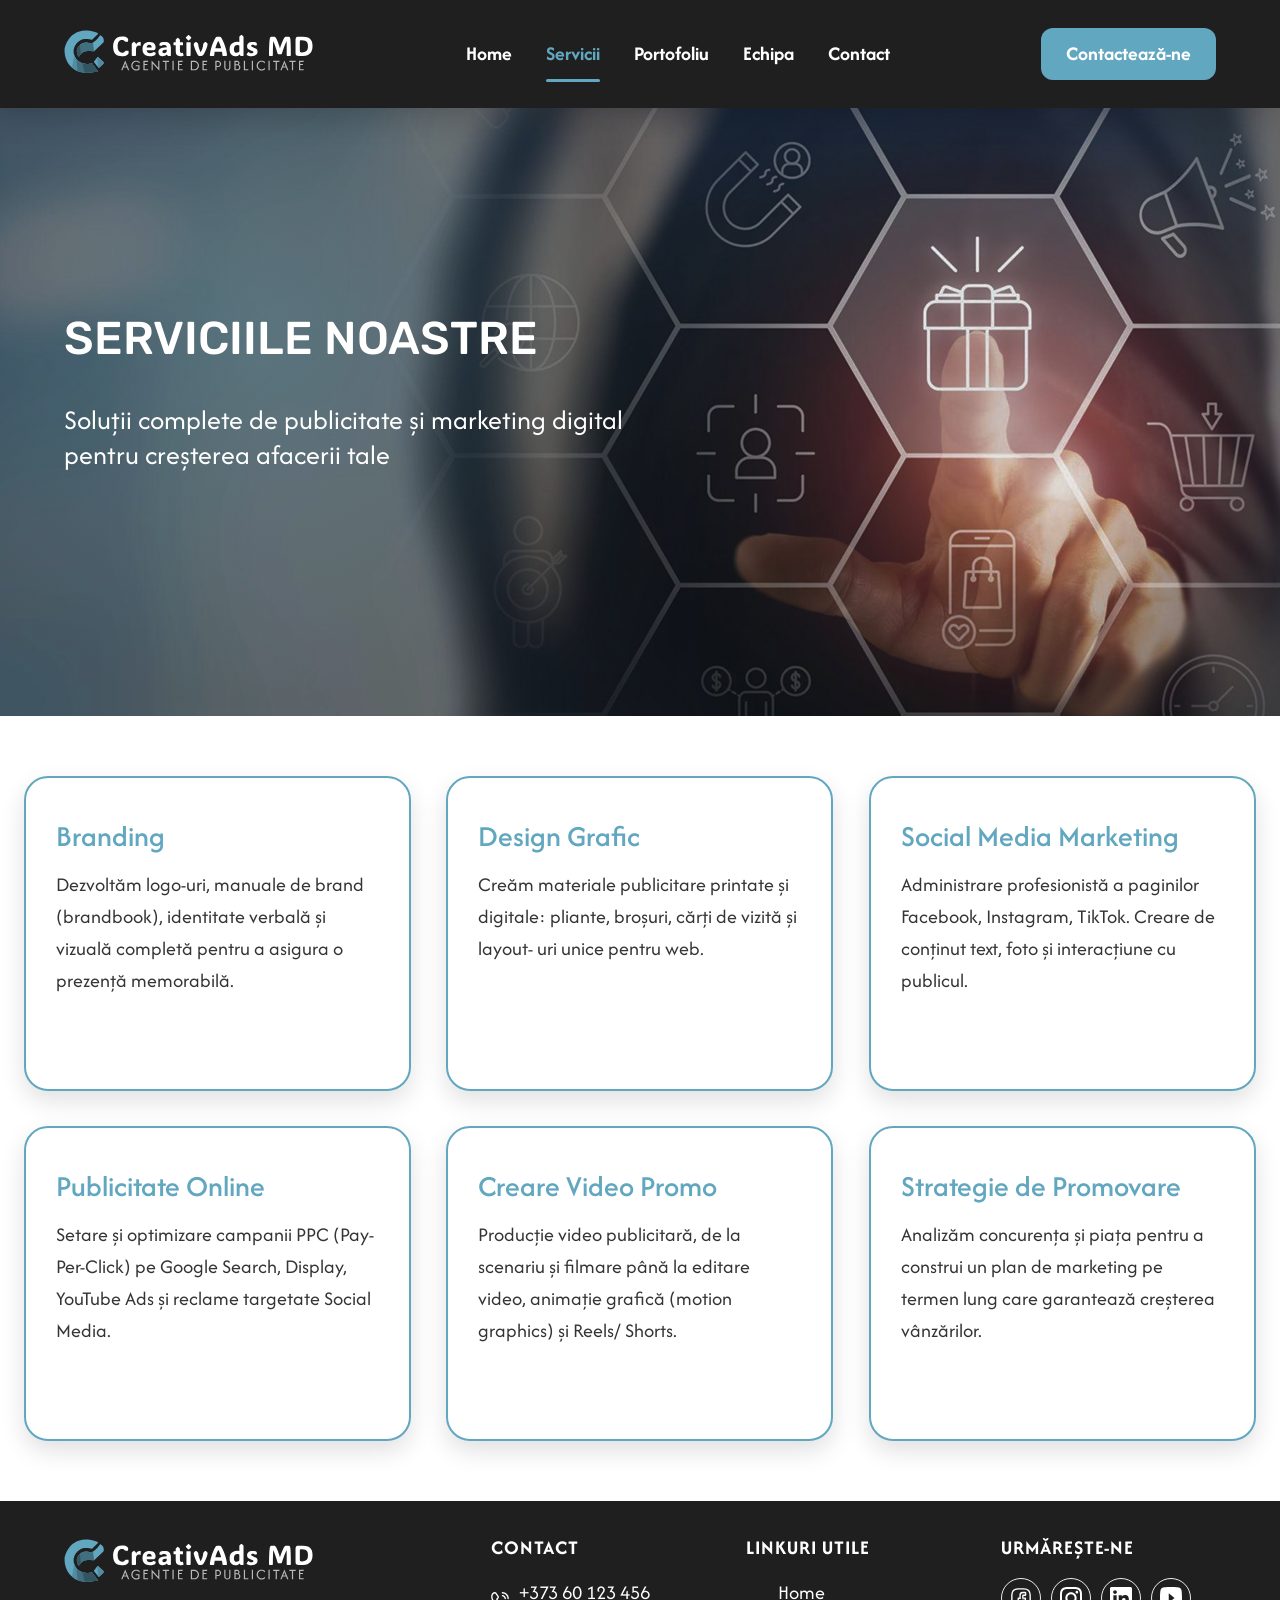
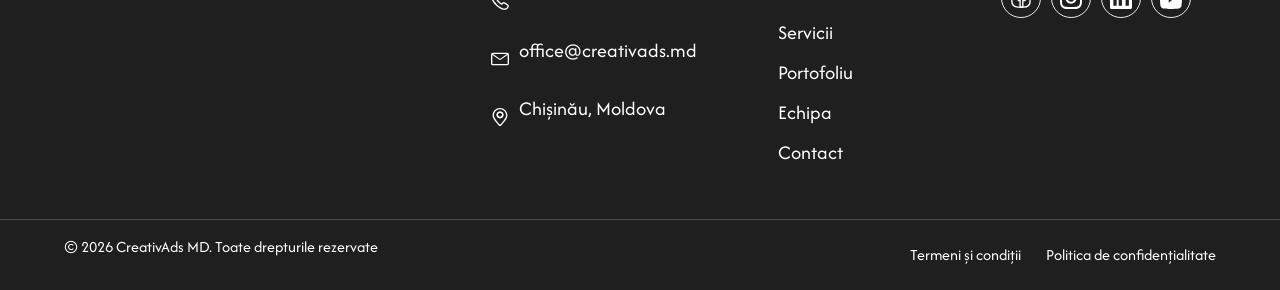
<file: pages/servicii.html>
<!DOCTYPE html>
<html lang="ro">
<head>
    <meta charset="UTF-8">
    <meta name="viewport" content="width=device-width, initial-scale=1.0">
    <title>Serviciile Noastre - CreativAds MD</title>
    <link href="https://cdn.jsdelivr.net/npm/bootstrap@5.3.1/dist/css/bootstrap.min.css" rel="stylesheet">
    <link rel="stylesheet" href="../css/style.css">
    <link rel="stylesheet" href="https://cdnjs.cloudflare.com/ajax/libs/font-awesome/6.7.2/css/all.min.css">
    <link href="https://fonts.googleapis.com/css2?family=Rubik:wght@400;500;700;800;900&family=Afacad+Flux:wght@400;500;600;700&display=swap" rel="stylesheet">
    <link rel="icon" type="image/svg+xml" href="../assets/logo2.svg">
</head>
<body>
    <header class="header">
        <div class="container header-content">
            <a href="../index.html" class="logo-link" aria-label="CreativAds MD Home">
                <img src="../assets/logo.svg" alt="CreativAds MD" class="logo img-fluid">
            </a>

            <button class="burger-menu" type="button" aria-label="Deschide meniul" aria-controls="siteNav" aria-expanded="false">
                <span></span>
                <span></span>
                <span></span>
            </button>

            <nav class="nav" id="siteNav">
                <a href="../index.html">Home</a>
                <a href="servicii.html" class="active">Servicii</a>
                <a href="portofoliu.html">Portofoliu</a>
                <a href="echipa.html">Echipa</a>
                <a href="contact.html">Contact</a>
            </nav>
            <a href="contact.html" class="header-btn">Contactează-ne</a>
        </div>
        <div class="menu-backdrop" aria-hidden="true"></div>
    </header>
    <section class="hero">
        <div class="container hero-content">
            <h1>SERVICIILE NOASTRE</h1>
            <p>
                Soluții complete de publicitate și 
                marketing digital pentru creșterea 
                afacerii tale
            </p>
        </div>
    </section>
<section class="services-page">
    <div class="services-page-grid">
        <article class="service-box">
            <h3>Branding</h3>
            <p>
                Dezvoltăm logo-uri, manuale 
                de brand (brandbook), 
                identitate verbală și vizuală 
                completă pentru a asigura o
                 prezență memorabilă.
            </p>
        </article>
        <article class="service-box">
            <h3>Design Grafic</h3>
            <p>
                Creăm materiale publicitare 
                printate și digitale: pliante, 
                broșuri, cărți de vizită și layout-
                uri unice pentru web.
            </p>
        </article>
        <article class="service-box">
            <h3>Social Media Marketing</h3>
            <p>
                Administrare profesionistă a 
                paginilor Facebook, Instagram, 
                TikTok. Creare de conținut text, 
                foto și interacțiune cu publicul.
            </p>
        </article>
        <article class="service-box">
            <h3>Publicitate Online</h3>
            <p>
                Setare și optimizare campanii 
                PPC (Pay-Per-Click) pe Google 
                Search, Display, YouTube Ads și 
                reclame targetate Social 
                Media.
            </p>
        </article>
        <article class="service-box">
            <h3>Creare Video Promo</h3>
            <p>
                Producție video publicitară, de 
                la scenariu și filmare până la 
                editare video, animație grafică 
                (motion graphics) și Reels/
                Shorts.
            </p>
        </article>
        <article class="service-box">
            <h3>Strategie de Promovare</h3>
            <p>
                Analizăm concurența și piața 
                pentru a construi un plan de 
                marketing pe termen lung care 
                garantează creșterea 
                vânzărilor.
            </p>
        </article>
    </div>
</section>
    <footer>
    <div class="footer-top">
        <div class="footer-col footer-logo">
            <img src="../assets/logo.svg" alt="CreativAds MD">
        </div>

        <div class="footer-col">
            <h3>CONTACT</h3>

            <div class="footer-item">
                <img src="../assets/phone.svg" alt="">
                <p>+373 60 123 456</p>
            </div>

            <div class="footer-item">
                <img src="../assets/mail.svg" alt="">
                <p>office@creativads.md</p>
            </div>

            <div class="footer-item">
                <img src="../assets/location.svg" alt="">
                <p>Chișinău, Moldova</p>
            </div>
        </div>

        <div class="footer-col">
            <h3>LINKURI UTILE</h3>

            <ul>
                <li><a href="../index.html">Home</a></li>
                <li><a href="servicii.html">Servicii</a></li>
                <li><a href="portofoliu.html">Portofoliu</a></li>
                <li><a href="echipa.html">Echipa</a></li>
                <li><a href="contact.html">Contact</a></li>
            </ul>
        </div>

        <div class="footer-col">
            <h3>URMĂREȘTE-NE</h3>

            <div class="socials">
                <a href="#">
                    <img src="../assets/facebook.svg" alt="">
                </a>

                <a href="#">
                    <img src="../assets/instagram.svg" alt="">
                </a>

                <a href="#">
                    <img src="../assets/linkedin.svg" alt="">
                </a>

                <a href="#">
                    <img src="../assets/youtube.svg" alt="">
                </a>
            </div>
        </div>
    </div>

    <div class="footer-bottom">
        <p>© 2026 CreativAds MD. Toate drepturile rezervate</p>

        <div class="footer-links">
            <a href="#">Termeni și condiții</a>
            <a href="#">Politica de confidențialitate</a>
        </div>
    </div>
    </footer>
    <script src="https://cdn.jsdelivr.net/npm/bootstrap@5.3.1/dist/js/bootstrap.bundle.min.js"></script>
    <script src="../js/main.js"></script>
</body>
</html>
</file>
<file: css/style.css>
:root {
    --black: #1f1f1f;
    --blue: #62A7C0;
    --white: #ffffff;
    --bg-light: rgba(66, 111, 127, 0.08);
}

* {
    margin: 0;
    padding: 0;
    box-sizing: border-box;
}

body {
    font-family: "Afacad Flux", sans-serif;
    color: var(--black);
    background: var(--white);
}

.container {
    width: 1440px;
    max-width: 100%;
    margin: 0 auto;
}

/* HEADER */

.header {
    height: 108px;
    background: var(--black);
}

.header-content {
    height: 108px;
    display: flex;
    align-items: center;
    justify-content: space-between;
    padding: 0 78px;
}

.logo {
    width: 250px;
    object-fit: contain;
}

.nav {
    display: flex;
    gap: 34px;
    align-items: center;
}

.nav a {
    position: relative;
    text-decoration: none;
    color: var(--white);
    font-size: 20px;
    font-weight: 700;
}

.nav a.active {
    color: var(--blue);
}

.nav a.active::after {
    content: "";
    position: absolute;
    width: 100%;
    height: 3px;
    background: var(--blue);
    left: 0;
    bottom: -13px;
    border-radius: 10px;
}

.header-btn {
    width: 175px;
    height: 52px;
    background: var(--blue);
    color: var(--white);
    border-radius: 12px;
    display: flex;
    align-items: center;
    justify-content: center;
    text-decoration: none;
    font-size: 20px;
    font-weight: 700;
}

/* HERO */

.hero {
    height: 608px;
    background-image: url("../assets/banner.png");
    background-size: cover;
    background-position: center;
}

.hero-content {
    height: 608px;
    padding-left: 78px;
    display: flex;
    flex-direction: column;
    justify-content: center;
}

.hero h1 {
    font-family: "Rubik", cursive;
    font-size: 46px;
    line-height: 1.25;
    color: var(--white);
    text-transform: uppercase;
    margin-bottom: 34px;
}

.hero h1 span {
    color: var(--blue);
}

.hero p {
    width: 610px;
    font-size: 28px;
    line-height: 1.25;
    color: var(--white);
    margin-bottom: 42px;
}

.hero-buttons {
    display: flex;
    gap: 30px;
}

.btn {
    width: 210px;
    height: 52px;
    border-radius: 10px;
    font-size: 24px;
    font-weight: 700;
    text-decoration: none;
    display: flex;
    align-items: center;
    justify-content: center;
}

.btn.primary {
    background: var(--blue);
    color: var(--white);
}

.btn.secondary {
    background: transparent;
    color: var(--white);
    border: 3px solid var(--white);
}

/* QUOTE */

.quote {
    height: 204px;
    background: var(--white);
}

.quote-content {
    height: 204px;
    display: flex;
    align-items: center;
    padding: 0 154px;
}

.quote p {
    font-size: 32px;
    line-height: 1.25;
    text-align: left;
}

.quote span {
    color: var(--blue);
    margin-left: 18px;
}

/* SERVICES */

.services {
    height: 673px;
    background: var(--bg-light);
    padding-top: 34px;
}

.services h2,
.projects h2 {
    font-family: "Rubik", cursive;
    font-size: 34px;
    text-align: center;
}

.services h2 span,
.projects h2 span,
.why h2 span {
    color: var(--blue);
}

.title-line {
    width: 82px;
    height: 5px;
    background: var(--blue);
    border-radius: 10px;
    margin: 12px auto 28px;
}

.cards {
    display: flex;
    justify-content: center;
    gap: 24px;
}

.card,
.project-card {
    width: 434px;
    background: var(--white);
    border-radius: 35px;
    overflow: hidden;
    box-shadow: 0 10px 20px rgba(0, 0, 0, 0.22);
}

.card img,
.project-card img {
    width: 434px;
    height: 280px;
    object-fit: cover;
    display: block;
}

.card-content {
    padding: 18px 24px 30px;
}

.card-content h3 {
    font-family: "Rubik", cursive;
    font-size: 30px;
    color: var(--blue);
    margin-bottom: 10px;
}

.card-content p {
    font-size: 24px;
    line-height: 1.18;
    color: var(--black);
}

/* WHY */

.why {
    height: 576px;
    background: var(--white);
}

.why-content {
    height: 576px;
    display: flex;
    align-items: center;
    justify-content: space-between;
    padding: 0 68px;
}

.why-text {
    width: 610px;
}

.why h2 {
    font-family: "Rubik", cursive;
    font-size: 34px;
    margin-bottom: 10px;
}

.why-line {
    width: 80px;
    height: 5px;
    background: var(--blue);
    border-radius: 10px;
    margin: 0 0 26px 285px;
}

.why h3 {
    font-family: "Rubik", cursive;
    font-size: 26px;
    color: var(--blue);
    margin-top: 12px;
}

.why p {
    font-size: 26px;
    line-height: 1.15;
}

.why-img {
    width: 656px;
    height: 438px;
    object-fit: cover;
    border-radius: 35px;
}

/* PROJECTS */

.projects {
    height: auto;
    background: var(--bg-light);
    padding-top: 34px;
    padding-bottom: 30px;
}

.project-content {
    padding: 20px 24px 28px;
}

.project-content h4 {
    font-family: "Rubik", cursive;
    font-size: 20px;
    color: var(--blue);
    margin-bottom: 8px;
}

.project-content p {
    font-size: 29px;
    line-height: 1.1;
    color: var(--black);
}

/* ADAPTIVE */

@media (max-width: 1200px) {
    .header-content {
        padding: 0 30px;
    }

    .logo {
        width: 270px;
    }

    .nav {
        gap: 18px;
    }

    .nav a {
        font-size: 17px;
    }

    .cards {
        gap: 18px;
    }

    .card,
    .project-card,
    .card img,
    .project-card img {
        width: 31%;
    }
}

@media (max-width: 768px) {
    .header {
        height: auto;
    }

    .header-content {
        height: auto;
        padding: 20px;
    }

    .nav {
        flex-wrap: wrap;
        justify-content: center;
    }

    .hero-content {
        padding: 40px 25px;
    }

    .hero h1 {
        font-size: 34px;
    }

    .hero p {
        width: 100%;
        font-size: 22px;
    }

    .quote-content {
        padding: 30px;
    }

    .quote p {
        font-size: 24px;
    }

    .services,
    .projects,
    .why {
        height: auto;
        padding: 40px 20px;
    }

    .cards,
    .why-content {
        flex-direction: column;
    }

    .card,
    .project-card,
    .card img,
    .project-card img,
    .why-img {
        width: 100%;
    }

    .why-content {
        height: auto;
        padding: 0;
        gap: 30px;
    }

    .why-text {
        width: 100%;
    }

    .why-line {
        margin-left: 0;
    }

}

/* FOOTER */

footer {
    background: var(--black);
    color: var(--white);
}

.footer-top {
    width: 1440px;
    max-width: 100%;
    margin: 0 auto;
    padding: 35px 78px;
    display: grid;
    grid-template-columns: 1.8fr 1fr 1fr 1fr;
    gap: 40px;
    align-items: start;
}

.footer-logo img {
    width: 250px;
    height: auto;
}

.footer-col h3 {
    font-size: 20px;
    font-weight: 700;
    color: var(--white);
    margin-bottom: 18px;
    letter-spacing: 1px;
}

.footer-item {
    display: flex;
    align-items: center;
    gap: 10px;
    margin-bottom: 12px;
}

.footer-item img {
    width: 18px;
    height: 18px;
    object-fit: contain;
}

.footer-item p {
    font-size: 20px;
    color: var(--white);
}

.footer-col ul {
    list-style: none;
}

.footer-col li {
    margin-bottom: 10px;
}

.footer-col a {
    text-decoration: none;
    color: var(--white);
    font-size: 20px;
    transition: .3s;
}

.footer-col a:hover {
    color: var(--blue);
}

.socials {
    display: flex;
    gap: 10px;
}

.socials a {
    width: 40px;
    height: 40px;
    border: 1px solid rgba(255,255,255,.9);
    border-radius: 50%;
    display: flex;
    justify-content: center;
    align-items: center;
    transition: .3s;
}

.socials a img {
    width: 22px;
    height: 22px;
    object-fit: contain;
}

.socials a:hover {
    border-color: var(--blue);
    transform: translateY(-3px);
}

.footer-bottom {
    border-top: 1px solid rgba(255,255,255,.2);
    padding: 15px 78px;
    display: flex;
    justify-content: space-between;
    align-items: center;
}

.footer-bottom p {
    font-size: 16px;
    color: var(--white);
}

.footer-links {
    display: flex;
    gap: 25px;
}

.footer-links a {
    text-decoration: none;
    color: var(--white);
    font-size: 16px;
    transition: .3s;
}

.footer-links a:hover {
    color: var(--blue);
}

/* hero страницы */
.page-hero {
    min-height: 608px;
    display: flex;
    align-items: center;
    justify-content: flex-start;
    padding: 0 8%;
    background:
        linear-gradient(rgba(0,0,0,.45), rgba(0,0,0,.45)),
        url("../assets/banner.jpg");
    background-size: cover;
    background-position: center;
}

/* контент hero страницы */
.page-hero-content {
    max-width: 700px;
}

/* заголовок hero страницы */
.page-hero h1 {
    color: white;
    font-size: 64px;
    margin-bottom: 20px;
    text-align: left;
}

/* текст hero страницы */
.page-hero p {
    color: white;
    font-size: 36px;
    line-height: 1.4;
    text-align: left;
    max-width: 650px;
}

/* секция услуг страницы */
.services-page {
    height: 750px;
    margin: 0 auto;
    background: var(--white);
    display: flex;
    justify-content: center;
    align-items: center;
}

/* сетка услуг страницы */
.services-page-grid {
    width: 1340px;
    display: grid;
    grid-template-columns: repeat(3, 435px);
    grid-template-rows: repeat(2, 315px);
    gap: 35px;
    justify-content: center;
}

/* карточка услуги */
.service-box {
    width: 435px;
    height: 315px;
    background: var(--white);
    padding: 40px 30px;
    border-radius: 24px;
    border: 2px solid var(--blue);
    box-shadow: 0 10px 25px rgba(0, 0, 0, 0.12);
    transition: all 0.35s ease;
    position: relative;
    overflow: hidden;
}

/* hover эффект */
.service-box:hover {
    transform: translateY(-10px) scale(1.03);
    box-shadow: 0 18px 40px rgba(0, 0, 0, 0.18);
    border-color: var(--blue);
}

/* небольшой декоративный акцент при hover */
.service-box::before {
    content: "";
    position: absolute;
    top: 0;
    left: 0;
    width: 100%;
    height: 4px;
    background: var(--blue);
    transform: scaleX(0);
    transform-origin: left;
    transition: 0.35s ease;
}

.service-box:hover::before {
    transform: scaleX(1);
}

/* заголовок */
.service-box h3 {
    color: var(--blue);
    font-size: 30px;
    margin-bottom: 15px;
    transition: 0.3s ease;
}

.service-box:hover h3 {
    color: var(--black);
}

/* текст */
.service-box p {
    font-size: 20px;
    line-height: 1.6;
    opacity: 0.9;
}

/* PORTOFOLUI */

.projects--portfolio {
    height: 513px;
    margin: 0 auto;
    padding-top: 34px;
    background: var(--white);
}

/* TEAM */

.team {
    width: 1440px;
    height: 1250px;
    margin: 0 auto;
    padding-top: 25px;
    background: var(--white);
}

.team .container {
    display: flex;
    flex-direction: column;
    gap: 25px;
}

.team-member {
    display: flex;
    align-items: center;
    gap: 35px;
}

.team-member.right {
    justify-content: flex-end;
}

.team-member img {
    width: 214px;
    height: 214px;
    border-radius: 50%;
    object-fit: cover;
    flex-shrink: 0;
}

.team-card {
    width: 1076px;
    height: 158px;
    border: 2px solid var(--blue);
    border-radius: 18px;
    padding: 22px 35px;
    display: flex;
    flex-direction: column;
    justify-content: center;
}

.team-card h3 {
    font-size: 25px;
    color: var(--blue);
    font-weight: 700;
    margin-bottom: 10px;
}

.team-card p {
    font-size: 25px;
    color: var(--black);
    line-height: 1.3;
}

/* CONTACT */

.contact-section {
    width: 1440px;
    min-height: 900px;
    margin: 0 auto 40px;
    margin-bottom: 20px;
    background: var(--white);
    padding: 60px 70px;
}

.contact-content {
    display: flex;
    justify-content: center;
    align-items: stretch;
    gap: 55px;
}

/* ЗАГОЛОВКИ */
.contact-form h2,
.contact-info h2 {
    font-size: 48px;
    font-weight: 500;
    color: var(--black);
    margin-bottom: 40px;
}

/* ЛЕВАЯ ЧАСТЬ */

.contact-form {
    width: 683px;
}

.contact-form form {
    display: flex;
    flex-direction: column;
    gap: 25px;
}

.contact-form input {
    width: 683px;
    height: 76px;
    border: 1px solid var(--blue);
    border-radius: 16px;
    padding: 0 25px;
    font-size: 32px;
    font-family: inherit;
}

.contact-form textarea {
    width: 683px;
    height: 266px;
    border: 1px solid var(--blue);
    border-radius: 16px;
    padding: 25px;
    font-size: 32px;
    font-family: inherit;
    resize: none;
}

.contact-form button {
    width: 683px;
    height: 76px;
    border: none;
    border-radius: 16px;
    background: var(--blue);
    color: var(--white);
    font-size: 32px;
    font-family: inherit;
    cursor: pointer;
}

.contact-form button:hover {
    opacity: .9;
}

/* ПРАВАЯ ЧАСТЬ */
.contact-info {
    width: 609px;
    display: flex;
    flex-direction: column;
}

.info-item {
    display: flex;
    align-items: center;
    gap: 15px;
    margin-bottom: 35px;
}

.info-item img {
    width: 38px;
    height: 38px;
    flex-shrink: 0;
    object-fit: contain;
}

.info-item h3 {
    font-size: 32px;
    color: var(--black);
    margin-bottom: 8px;
    
}

.info-item p {
    font-size: 32px;
    color: var(--black);
}

.contact-map {
    width: 100%;
    margin-top: 30px;
    overflow: hidden;
    border-radius: 20px;
    box-shadow: 0 10px 30px rgba(0,0,0,0.15);
}

.contact-map iframe {
    display: block;
    width: 100%;
    height: 350px;
}

@media (max-width: 768px) {
  .nav {
    flex-direction: column;
    text-align: center;
  }
}
/* ===== Bootstrap 5.3.1 adaptive + animation upgrade ===== */
html {
    scroll-behavior: smooth;
}

body {
    overflow-x: hidden;
}

img {
    max-width: 100%;
}

a,
button,
.card,
.project-card,
.service-box,
.team-card,
.info-item,
.contact-map,
.why-img {
    transition: transform .35s ease, box-shadow .35s ease, border-color .35s ease, background-color .35s ease, color .35s ease, opacity .35s ease;
}

.header {
    min-height: 108px;
    height: auto;
    position: sticky;
    top: 0;
    z-index: 1000;
    box-shadow: 0 8px 28px rgba(0,0,0,.18);
}

.header-content {
    min-height: 108px;
    height: auto;
}

.nav a:hover,
.header-btn:hover,
.btn:hover {
    transform: translateY(-3px);
}

.header-btn:hover,
.btn.primary:hover,
.contact-form button:hover {
    box-shadow: 0 12px 28px rgba(98, 167, 192, .36);
}

.btn.secondary:hover {
    background: var(--white);
    color: var(--black);
}

.hero {
    min-height: 608px;
    height: auto;
    position: relative;
    overflow: hidden;
}

.hero::before {
    content: "";
    position: absolute;
    inset: 0;
    background: radial-gradient(circle at 20% 35%, rgba(98,167,192,.28), transparent 35%);
    animation: heroGlow 6s ease-in-out infinite alternate;
    pointer-events: none;
}

.hero-content {
    min-height: 608px;
    height: auto;
    position: relative;
    z-index: 1;
}

.card,
.project-card,
.service-box {
    will-change: transform;
}

.card:hover,
.project-card:hover {
    transform: translateY(-14px) scale(1.035);
    box-shadow: 0 24px 48px rgba(0, 0, 0, 0.24);
}

.card:hover img,
.project-card:hover img {
    transform: scale(1.08);
}

.card img,
.project-card img {
    transition: transform .5s ease;
}

.project-card,
.card {
    position: relative;
}

.project-card::after,
.card::after,
.service-box::after {
    content: "";
    position: absolute;
    inset: 0;
    border-radius: inherit;
    background: linear-gradient(135deg, rgba(98,167,192,.18), transparent 55%);
    opacity: 0;
    transition: opacity .35s ease;
    pointer-events: none;
}

.project-card:hover::after,
.card:hover::after,
.service-box:hover::after {
    opacity: 1;
}

.service-box:hover {
    transform: translateY(-14px) scale(1.04);
    box-shadow: 0 24px 48px rgba(98, 167, 192, .24);
}

.why-img:hover,
.contact-map:hover,
.team-member:hover .team-card {
    transform: translateY(-8px) scale(1.015);
    box-shadow: 0 18px 42px rgba(0,0,0,.18);
}

.reveal-on-scroll {
    opacity: 0;
    transform: translateY(34px) scale(.98);
    transition: opacity .75s ease var(--delay, 0ms), transform .75s ease var(--delay, 0ms);
}

.reveal-on-scroll.is-visible {
    opacity: 1;
    transform: translateY(0) scale(1);
}

.form-success-message {
    display: none;
    margin-top: 18px;
    padding: 18px 22px;
    border-radius: 16px;
    background: rgba(98, 167, 192, .14);
    border: 1px solid var(--blue);
    color: var(--black);
    font-size: 24px;
    font-weight: 700;
    animation: popMessage .45s ease both;
}

.form-success-message.show {
    display: block;
}

@keyframes heroGlow {
    from { opacity: .45; transform: scale(1); }
    to { opacity: .9; transform: scale(1.08); }
}

@keyframes popMessage {
    from { opacity: 0; transform: translateY(12px) scale(.96); }
    to { opacity: 1; transform: translateY(0) scale(1); }
}

@media (prefers-reduced-motion: reduce) {
    *, *::before, *::after {
        animation-duration: .01ms !important;
        animation-iteration-count: 1 !important;
        scroll-behavior: auto !important;
        transition-duration: .01ms !important;
    }

    .reveal-on-scroll {
        opacity: 1;
        transform: none;
    }
}

@media (max-width: 1399.98px) {
    .container,
    .footer-top,
    .team,
    .contact-section {
        width: 100%;
    }

    .header-content,
    .hero-content,
    .why-content,
    .footer-top,
    .footer-bottom,
    .contact-section {
        padding-left: clamp(20px, 5vw, 78px);
        padding-right: clamp(20px, 5vw, 78px);
    }

    .services-page {
        height: auto;
        padding: 60px 24px;
    }

    .services-page-grid {
        width: 100%;
        grid-template-columns: repeat(3, minmax(0, 1fr));
        grid-template-rows: auto;
    }

    .service-box {
        width: 100%;
        height: auto;
        min-height: 315px;
    }

    .team {
        height: auto;
        padding: 45px 24px;
    }
}

@media (max-width: 1199.98px) {
    .header-content {
        gap: 18px;
        flex-wrap: wrap;
        justify-content: center;
        padding-top: 18px;
        padding-bottom: 18px;
    }

    .logo {
        width: min(250px, 70vw);
    }

    .cards {
        display: grid;
        grid-template-columns: repeat(3, minmax(0, 1fr));
        padding: 0 24px;
    }

    .card,
    .project-card,
    .card img,
    .project-card img {
        width: 100%;
    }

    .card img,
    .project-card img {
        height: 230px;
    }

    .why-content {
        gap: 32px;
    }

    .why-img {
        width: 48%;
        height: auto;
        min-height: 360px;
    }

    .contact-section {
        height: auto;
    }

    .contact-content {
        gap: 36px;
    }

    .contact-form,
    .contact-info,
    .contact-form input,
    .contact-form textarea,
    .contact-form button,
    .contact-map {
        width: 100%;
    }
}

@media (max-width: 991.98px) {
    .nav {
        order: 3;
        width: 100%;
        justify-content: center;
        gap: 18px 24px;
        flex-wrap: wrap;
    }

    .header-btn {
        width: auto;
        min-width: 175px;
        padding: 0 18px;
    }

    .hero,
    .hero-content {
        min-height: 520px;
    }

    .hero h1 {
        font-size: clamp(34px, 6vw, 46px);
    }

    .hero p {
        width: min(610px, 100%);
        font-size: clamp(21px, 3.2vw, 28px);
    }

    .quote,
    .quote-content,
    .services,
    .projects,
    .why,
    .why-content,
    .projects--portfolio {
        height: auto;
    }

    .quote-content {
        padding-top: 44px;
        padding-bottom: 44px;
    }

    .quote p {
        font-size: clamp(24px, 4vw, 32px);
    }

    .cards,
    .services-page-grid {
        grid-template-columns: repeat(2, minmax(0, 1fr));
    }

    .why-content,
    .contact-content {
        flex-direction: column;
        align-items: center;
    }

    .why-text,
    .why-img,
    .contact-form,
    .contact-info {
        width: 100%;
    }

    .why-img {
        min-height: 0;
        max-height: 430px;
    }

    .team-member,
    .team-member.right {
        justify-content: center;
        flex-direction: column;
        text-align: center;
    }

    .team-card {
        width: 100%;
        height: auto;
    }

    .footer-top {
        grid-template-columns: repeat(2, minmax(0, 1fr));
    }

    .footer-bottom {
        flex-direction: column;
        gap: 12px;
        text-align: center;
    }
}

@media (max-width: 767.98px) {
    .header-content {
        padding-top: 16px;
        padding-bottom: 16px;
    }

    .nav {
        flex-direction: row;
        gap: 10px 16px;
    }

    .nav a {
        font-size: 16px;
    }

    .nav a.active::after {
        bottom: -6px;
    }

    .header-btn {
        height: 46px;
        font-size: 17px;
    }

    .hero,
    .hero-content {
        min-height: 460px;
    }

    .hero-content {
        padding-top: 60px;
        padding-bottom: 60px;
    }

    .hero-buttons {
        flex-wrap: wrap;
        gap: 14px;
    }

    .btn {
        width: 100%;
        max-width: 260px;
        font-size: 20px;
    }

    .services,
    .projects,
    .why,
    .projects--portfolio {
        padding-top: 42px;
        padding-bottom: 42px;
    }

    .cards,
    .services-page-grid {
        grid-template-columns: 1fr;
        padding-left: 0;
        padding-right: 0;
    }

    .card-content h3,
    .service-box h3 {
        font-size: 26px;
    }

    .card-content p,
    .project-content p,
    .why p,
    .team-card p {
        font-size: 21px;
    }

    .project-content h4 {
        font-size: 17px;
    }

    .contact-section {
        padding-top: 44px;
        padding-bottom: 44px;
    }

    .contact-form h2,
    .contact-info h2 {
        font-size: 34px;
        margin-bottom: 24px;
    }

    .contact-form input,
    .contact-form textarea,
    .contact-form button {
        height: 58px;
        font-size: 20px;
        border-radius: 12px;
    }

    .contact-form textarea {
        height: 190px;
    }

    .info-item h3,
    .info-item p {
        font-size: 22px;
    }

    .footer-top {
        grid-template-columns: 1fr;
        text-align: center;
    }

    .footer-item,
    .socials,
    .footer-links {
        justify-content: center;
        flex-wrap: wrap;
    }
}

@media (max-width: 420px) {
    .hero h1 {
        font-size: 30px;
    }

    .hero p,
    .quote p {
        font-size: 20px;
    }

    .services h2,
    .projects h2,
    .why h2 {
        font-size: 28px;
    }

    .card img,
    .project-card img {
        height: 200px;
    }

    .service-box {
        padding: 28px 22px;
    }
}

/* RESPONSIVE BURGER MENU */
.logo-link {
    display: inline-flex;
    align-items: center;
    text-decoration: none;
    flex-shrink: 0;
}

.burger-menu {
    width: 48px;
    height: 48px;
    border: 2px solid var(--blue);
    border-radius: 12px;
    background: transparent;
    display: none;
    align-items: center;
    justify-content: center;
    flex-direction: column;
    gap: 6px;
    cursor: pointer;
    position: relative;
    z-index: 1100;
    transition: transform .3s ease, background .3s ease;
}

.burger-menu span {
    width: 24px;
    height: 3px;
    background: var(--white);
    border-radius: 10px;
    transition: transform .3s ease, opacity .3s ease, background .3s ease;
}

.burger-menu:hover {
    transform: scale(1.05);
    background: rgba(98, 167, 192, .18);
}

.menu-backdrop {
    position: fixed;
    inset: 0;
    background: rgba(0, 0, 0, .55);
    opacity: 0;
    visibility: hidden;
    transition: opacity .3s ease, visibility .3s ease;
    z-index: 999;
}

@media (max-width: 991px) {

    .header {
        height: 80px;
    }

    .header-content {
        height: 80px;
        display: flex;
        justify-content: space-between;
        align-items: center;
        flex-direction: row;
        padding: 0 20px;
    }

    .logo-link {
        order: 1;
    }

    .logo {
        width: 170px;
        height: auto;
    }

    .burger-menu {
        display: flex;
        order: 2;
    }

    .header-btn {
        display: none;
    }

    .nav {
        position: fixed;
        top: 0;
        right: -100%;
        width: 280px;
        height: 100vh;
        background: var(--black);
        flex-direction: column;
        padding: 100px 25px 25px;
        transition: 0.3s;
        z-index: 1000;
    }

    body.menu-open .nav {
        right: 0;
    }
}

@media (max-width: 480px) {
    .header-content {
        padding: 0 16px;
    }

    .logo {
        width: 165px;
    }

    .burger-menu {
        width: 44px;
        height: 44px;
    }

    .nav {
        width: 88vw;
        padding-left: 24px;
        padding-right: 24px;
    }
}
</file>
